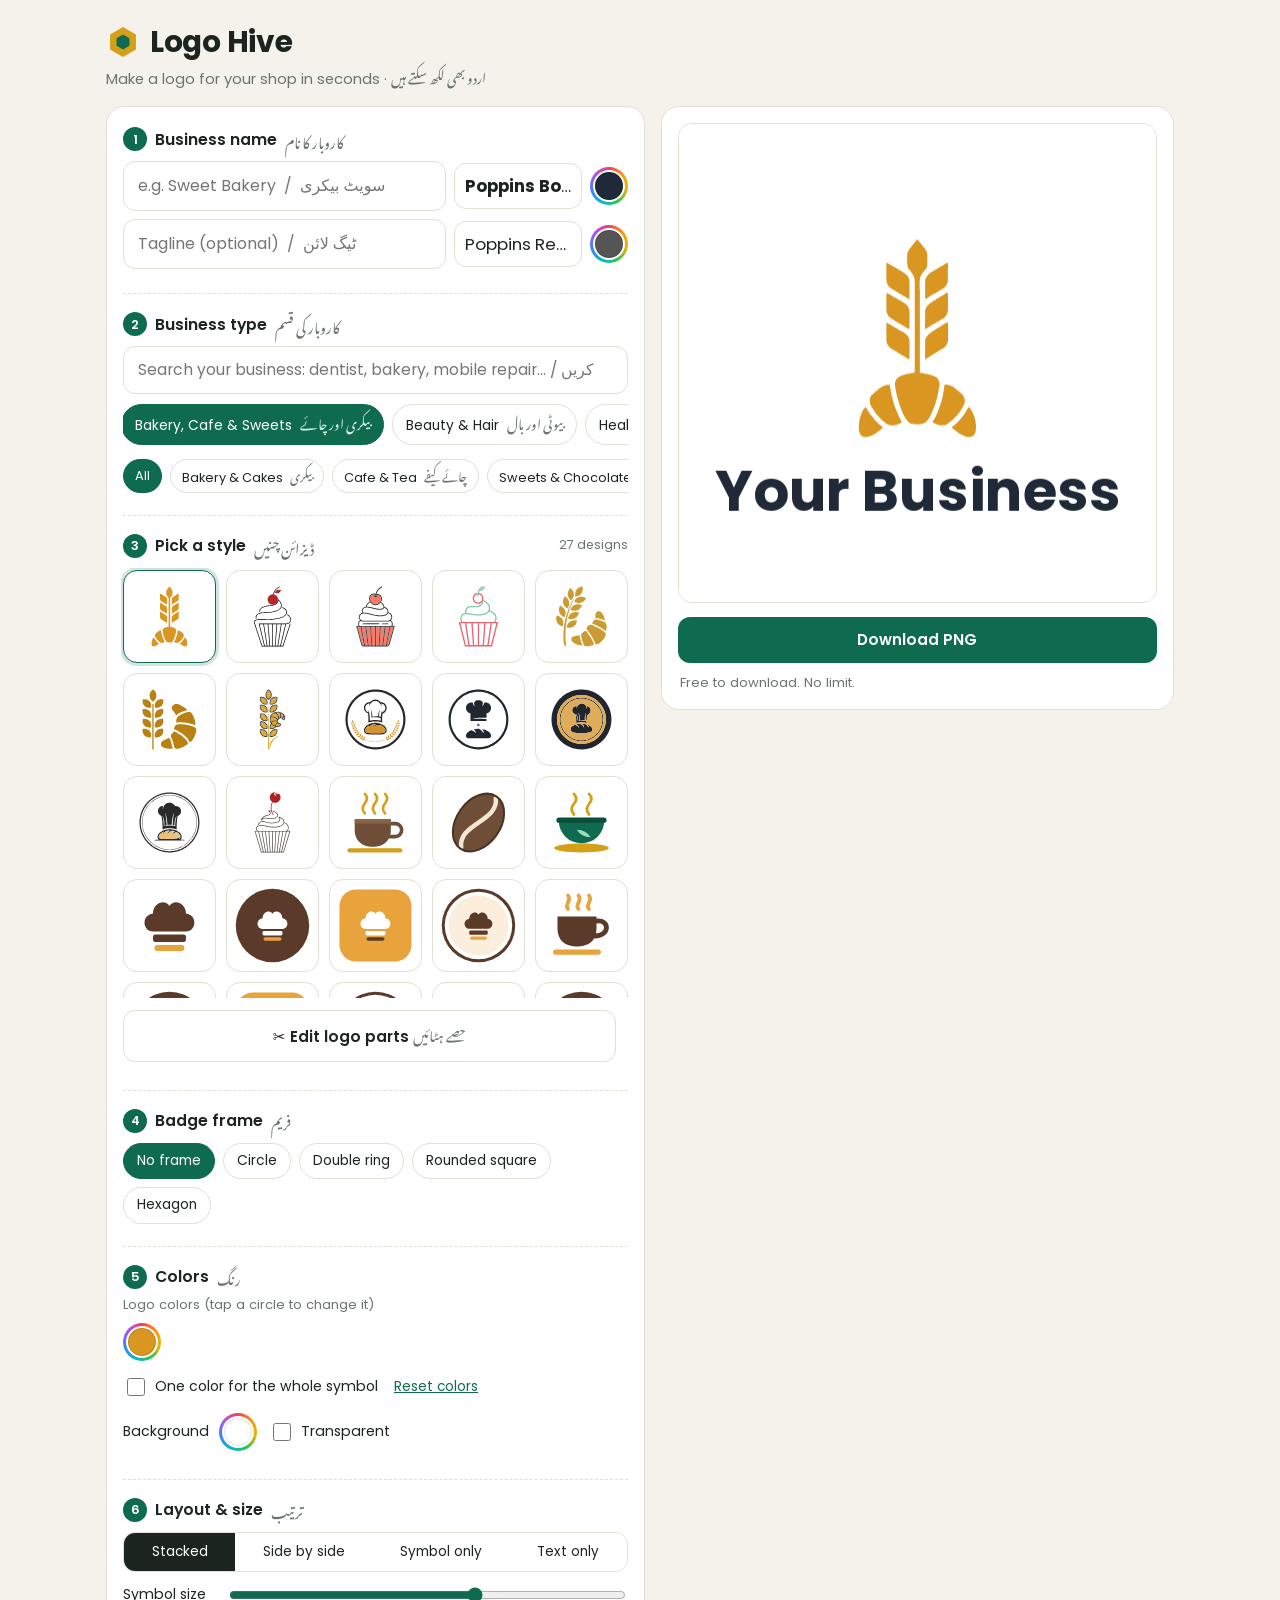
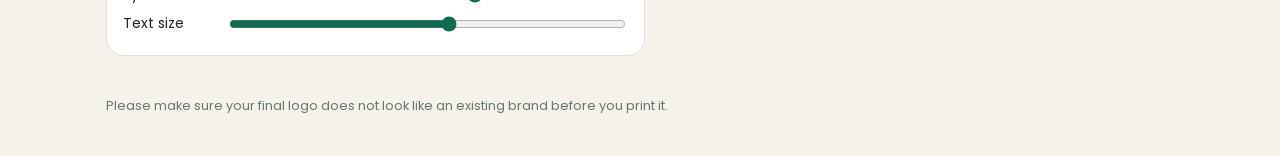
<file: index.html>
<!doctype html>
<html lang="en">
<head>
  <meta charset="utf-8">
  <meta name="viewport" content="width=device-width, initial-scale=1">
  <title>Logo Hive - Free Logo Maker</title>
  <meta name="description" content="Logo Hive: make a professional logo for your shop in seconds. English and Urdu, 100+ designs, 80+ fonts.">
  <meta name="theme-color" content="#0f6b4f">
  <link rel="icon" href="data:image/svg+xml,%3Csvg xmlns='http://www.w3.org/2000/svg' viewBox='0 0 100 100'%3E%3Cpolygon points='50,6 88,28 88,72 50,94 12,72 12,28' fill='%23d4a017'/%3E%3Cpolygon points='50,26 70,38 70,62 50,74 30,62 30,38' fill='%230f6b4f'/%3E%3C/svg%3E">
  <link rel="manifest" href="manifest.webmanifest">
  <link rel="apple-touch-icon" href="apple-touch-icon.png">
  <meta name="apple-mobile-web-app-capable" content="yes">
  <meta name="mobile-web-app-capable" content="yes">
  <meta name="apple-mobile-web-app-title" content="Logo Hive">
  <meta property="og:type" content="website">
  <meta property="og:title" content="Logo Hive - Free Logo Maker">
  <meta property="og:description" content="Make a logo for your shop in seconds. 900+ designs, English and Urdu, 100% free.">
  <meta property="og:image" content="https://logo-app.pages.dev/og.png">
  <meta name="twitter:card" content="summary_large_image">
  <link rel="preconnect" href="https://fonts.googleapis.com">
  <link rel="preconnect" href="https://fonts.gstatic.com" crossorigin>
  <link href="https://fonts.googleapis.com/css2?family=Poppins:wght@400;500;600;700&family=Noto+Nastaliq+Urdu:wght@400;600&display=swap" rel="stylesheet">
  <link rel="stylesheet" href="style.css">
</head>
<body>
  <header class="top">
    <div class="brand">
      <svg class="hex" viewBox="0 0 100 100" aria-hidden="true"><polygon points="50,6 88,28 88,72 50,94 12,72 12,28" fill="#d4a017"/><polygon points="50,28 69,39 69,61 50,72 31,61 31,39" fill="#0f6b4f"/></svg>
      <h1 id="appName">Logo Hive</h1>
    </div>
    <p class="sub">Make a logo for your shop in seconds &middot; <span class="ur">اردو بھی لکھ سکتے ہیں</span></p>
  </header>

  <noscript><p class="warn">Please turn on JavaScript to use Logo Hive.</p></noscript>

  <main class="layout">
    <!-- PREVIEW -->
    <section class="card preview" aria-label="Logo preview">
      <div class="stage" id="stage"><canvas id="cv" aria-label="Your logo"></canvas></div>
      <div class="actions">
        <button id="dlBtn" class="btn primary" type="button">Download PNG</button>
      </div>
      <p class="hint" id="quota"></p>
    </section>

    <!-- CONTROLS -->
    <section class="card controls" aria-label="Logo settings">
      <div class="step">
        <div class="lab"><span class="num">1</span> Business name <span class="ur">کاروبار کا نام</span></div>
        <div class="trow">
          <input id="name" type="text" maxlength="40" placeholder="e.g. Sweet Bakery  /  سویٹ بیکری" autocomplete="off" aria-label="Business name">
          <button id="nameFont" type="button" class="fbtn" title="Choose font" aria-label="Name font"><span>Aa</span></button>
          <button id="nameCol" type="button" class="sw" title="Name color" aria-label="Name color"><i></i></button>
        </div>
        <div class="trow">
          <input id="tagline" type="text" maxlength="60" placeholder="Tagline (optional)  /  ٹیگ لائن" autocomplete="off" aria-label="Tagline">
          <button id="tagFont" type="button" class="fbtn" title="Choose font" aria-label="Tagline font"><span>Aa</span></button>
          <button id="tagCol" type="button" class="sw" title="Tagline color" aria-label="Tagline color"><i></i></button>
        </div>
      </div>

      <div class="step">
        <div class="lab"><span class="num">2</span> Business type <span class="ur">کاروبار کی قسم</span></div>
        <div class="nsearch">
          <input id="nicheSearch" type="search" autocomplete="off" spellcheck="false" placeholder="Search your business: dentist, bakery, mobile repair... / اپنا کاروبار تلاش کریں" aria-label="Search your business type">
          <div id="nicheRes" class="nres" hidden></div>
        </div>
        <div id="cats" class="chips"></div>
        <div id="fams" class="chips small"></div>
      </div>

      <div class="step">
        <div class="lab"><span class="num">3</span> Pick a style <span class="ur">ڈیزائن چنیں</span> <span class="count" id="count"></span></div>
        <div id="grid" class="grid"></div>
        <div class="row tools">
          <button id="editBtn" type="button" class="btn ghost">&#9986; Edit logo parts <span class="ur">حصے ہٹائیں</span></button>
          <span class="mini" id="editNote"></span>
        </div>
      </div>

      <div class="step">
        <div class="lab"><span class="num">4</span> Badge frame <span class="ur">فریم</span></div>
        <div class="chips wrap" id="frames"></div>
        <div class="row" id="frameOpts">
          <div class="seg" id="fstyleSeg" role="group" aria-label="Frame style">
            <button type="button" data-v="ring" class="on">Outline</button>
            <button type="button" data-v="fill">Filled</button>
          </div>
          <label class="color"><span>Frame color</span><button id="frameCol" type="button" class="sw" aria-label="Frame color"><i></i></button></label>
        </div>
      </div>

      <div class="step">
        <div class="lab"><span class="num">5</span> Colors <span class="ur">رنگ</span></div>
        <div class="sub2">Logo colors (tap a circle to change it)</div>
        <div id="logoCols" class="swrow"></div>
        <div class="row">
          <label class="check"><input id="mono" type="checkbox"> One color for the whole symbol</label>
          <button id="monoCol" type="button" class="sw" aria-label="Symbol color" hidden><i></i></button>
          <button id="resetCols" type="button" class="link">Reset colors</button>
        </div>
        <div class="row">
          <label class="color"><span>Background</span><button id="bgCol" type="button" class="sw" aria-label="Background color"><i></i></button></label>
          <label class="check"><input id="clear" type="checkbox"> Transparent</label>
        </div>
      </div>

      <div class="step">
        <div class="lab"><span class="num">6</span> Layout &amp; size <span class="ur">ترتیب</span></div>
        <div class="seg wide" id="layoutSeg" role="group" aria-label="Layout">
          <button type="button" data-v="stack" class="on">Stacked</button>
          <button type="button" data-v="side">Side by side</button>
          <button type="button" data-v="icon">Symbol only</button>
          <button type="button" data-v="text">Text only</button>
        </div>
        <label class="range"><span>Symbol size</span><input id="ss" type="range" min="50" max="130" value="100"></label>
        <label class="range"><span>Text size</span><input id="ts" type="range" min="50" max="140" value="100"></label>
      </div>
    </section>
  </main>

  <footer class="foot">
    <p>Please make sure your final logo does not look like an existing brand before you print it.</p>
  </footer>

  <!-- font chooser -->
  <div id="fontPop" class="pop" hidden role="dialog" aria-label="Choose font">
    <div class="pop-head"><b id="fontTitle">Choose a font</b><button type="button" class="pk-x" data-close aria-label="Close">&times;</button></div>
    <div id="fontChips" class="chips wrap small"></div>
    <div id="fontList" class="flist"></div>
  </div>

  <!-- part editor -->
  <div id="editModal" class="modal" hidden role="dialog" aria-modal="true" aria-label="Edit logo parts">
    <div class="sheet editsheet">
      <div class="sheet-head"><b>Edit logo parts <span class="ur">حصے ہٹائیں</span></b><button type="button" id="editDone" class="btn primary small">Done</button></div>
      <div class="seg wide" id="toolSeg" role="group" aria-label="Tool">
        <button type="button" data-v="tap" class="on">Tap a part to remove it</button>
        <button type="button" data-v="erase">Draw around an area to erase</button>
      </div>
      <p class="hint" id="editHint"></p>
      <div id="editStage" class="editstage"></div>
      <div class="actions">
        <button type="button" id="editUndo" class="btn ghost">Undo</button>
        <button type="button" id="editReset" class="btn ghost">Bring everything back</button>
      </div>
    </div>
  </div>

  <!-- pay / unlock -->
  <div id="payModal" class="modal" hidden role="dialog" aria-modal="true" aria-label="Unlock download">
    <div class="sheet paysheet">
      <button type="button" class="pk-x" data-close aria-label="Close">&times;</button>
      <h2 id="payTitle">You have used your free logos</h2>
      <p id="payLead" class="lead"></p>
      <ol class="steps">
        <li><div>Send <b id="payPrice"></b> to any one account:</div><div id="payAccts" class="accts"></div></li>
        <li><div>After paying, tell us your payment ID (transaction number) so we can send your code:</div><button type="button" id="payWA" class="btn gold">I have paid - message us</button></li>
        <li><div>We reply with your unlock code. Paste it here:</div>
          <div class="trow"><input id="codeIn" type="text" placeholder="HIVE-XXXX-XXXX-XXXX" autocomplete="off" spellcheck="false" aria-label="Unlock code"><button type="button" id="codeGo" class="btn primary">Unlock</button></div></li>
      </ol>
      <p id="codeMsg" class="msg" role="status"></p>
    </div>
  </div>

  <script src="config.js"></script>
  <script src="custom.js"></script>
  <script src="fonts.js"></script>
  <script src="designs.js"></script>
  <script src="logos.js"></script>
  <script src="niches.js"></script>
  <script src="sha256.js"></script>
  <script src="colorpicker.js"></script>
  <script src="script.js"></script>
  <button type="button" id="installBtn" class="installbtn" hidden>Install app &middot; <span class="ur">ایپ انسٹال کریں</span></button>
  <script>
    if ("serviceWorker" in navigator && location.protocol.indexOf("http") === 0) window.addEventListener("load", function () { navigator.serviceWorker.register("sw.js").catch(function () { }); });
    (function () {
      var dp = null, b = document.getElementById("installBtn");
      window.addEventListener("beforeinstallprompt", function (e) { e.preventDefault(); dp = e; b.hidden = false; });
      b.addEventListener("click", function () { if (!dp) return; dp.prompt(); dp.userChoice.then(function () { dp = null; b.hidden = true; }); });
      window.addEventListener("appinstalled", function () { b.hidden = true; });
    })();
  </script>
</body>
</html>
</file>
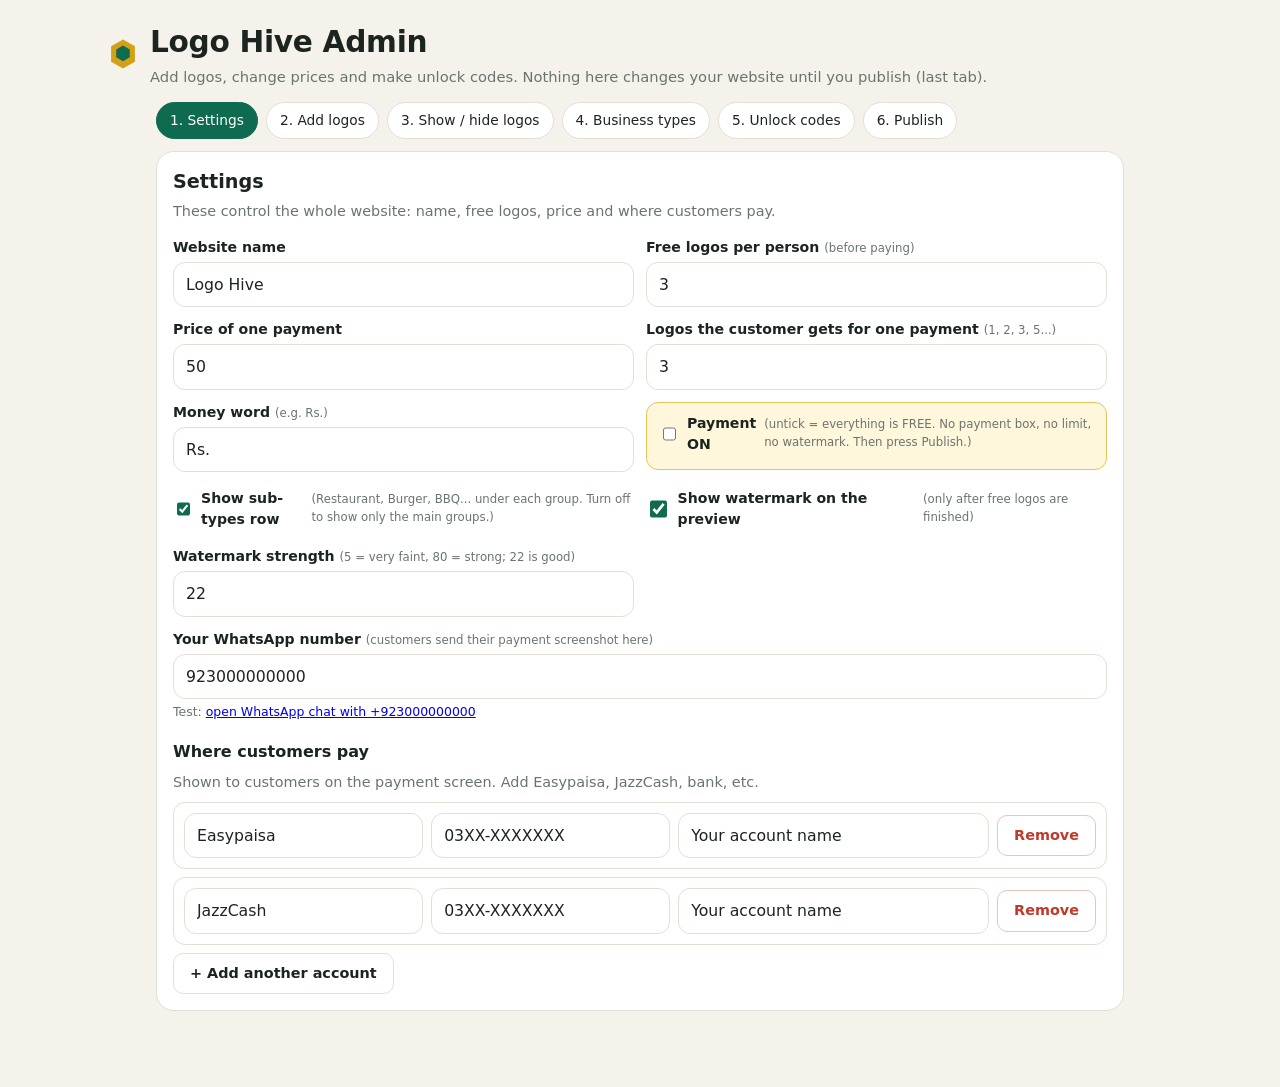
<file: admin.html>
<!doctype html>
<html lang="en">
<head>
<meta charset="utf-8">
<meta name="viewport" content="width=device-width,initial-scale=1">
<meta name="robots" content="noindex,nofollow">
<title>Logo Hive Admin</title>
<link rel="stylesheet" href="style.css">
<style>
  body{padding-bottom:60px}
  .wrap{max-width:1000px;margin:0 auto;padding:0 16px}
  .bar{position:sticky;top:0;z-index:20;background:#fff3cd;border-bottom:1px solid #e6d28a;padding:8px 16px;font-size:.88rem;display:flex;gap:10px;align-items:center;justify-content:center;flex-wrap:wrap}
  .tabs{display:flex;gap:8px;overflow-x:auto;padding:10px 0 12px}
  .panel{display:none}.panel.on{display:block}
  .panel .card{margin-bottom:16px}
  h2{margin:0 0 4px;font-size:1.2rem}
  h3{margin:18px 0 8px;font-size:1rem}
  .lead{margin:0 0 14px;color:var(--muted);font-size:.9rem}
  .grid2{display:grid;gap:12px;grid-template-columns:1fr}
  @media(min-width:700px){.grid2{grid-template-columns:1fr 1fr}}
  label.f{display:block;font-weight:600;font-size:.88rem;margin-bottom:4px}
  label.f small{font-weight:400;color:var(--muted)}
  input[type=text],input[type=number],select,textarea{width:100%;min-width:0;font:inherit;font-size:.98rem;padding:10px 12px;border:1.5px solid var(--line);border-radius:12px;background:#fff;color:var(--ink);outline:none}
  input:focus,select:focus,textarea:focus{border-color:var(--green);box-shadow:0 0 0 3px rgba(15,107,79,.15)}
  textarea{min-height:90px;font-family:ui-monospace,Menlo,Consolas,monospace;font-size:.8rem}
  .row{display:flex;gap:8px;align-items:center;flex-wrap:wrap}
  .pay{display:grid;gap:8px;grid-template-columns:1fr;padding:10px;border:1.5px solid var(--line);border-radius:12px;margin-bottom:8px}
  @media(min-width:700px){.pay{grid-template-columns:1fr 1fr 1.3fr auto;align-items:center}}
  .b{appearance:none;border:0;cursor:pointer;font-weight:600;font-size:.9rem;padding:9px 16px;border-radius:10px;color:#fff;background:var(--green)}
  .b:hover{background:var(--green-d)}
  .b.g{background:#fff;color:var(--ink);border:1.5px solid var(--line)}
  .b.g:hover{border-color:#bdb6a4}
  .b.r{background:#fff;color:var(--danger);border:1.5px solid #e8c4bf}
  .b.gold{background:var(--gold)}
  .b:disabled{opacity:.5;cursor:default}
  .drop{border:2px dashed #bdb6a4;border-radius:16px;padding:26px 16px;text-align:center;background:#fbfaf7;cursor:pointer}
  .drop.over{border-color:var(--green);background:#eef7f2}
  .drop b{display:block;font-size:1.02rem}
  .help{font-size:.84rem;color:var(--muted);background:#faf8f3;border-radius:12px;padding:10px 14px;margin:10px 0}
  .help li{margin:3px 0}
  .tiles{display:grid;gap:12px;grid-template-columns:repeat(auto-fill,minmax(150px,1fr))}
  .mt{border:1.5px solid var(--line);border-radius:14px;padding:8px;background:#fff;position:relative}
  .mt.off{opacity:.45}
  .mth{aspect-ratio:1;display:grid;place-items:center;background:conic-gradient(#f1eee7 25%,#fbfaf7 0 50%,#f1eee7 0 75%,#fbfaf7 0) 0 0/16px 16px;border-radius:10px;padding:6px}
  .mth svg{width:100%;height:100%}
  .mtf{margin-top:6px;display:flex;gap:6px;flex-wrap:wrap;align-items:center}
  .mid{font-size:.7rem;color:var(--muted);flex:1 1 100%;overflow:hidden;text-overflow:ellipsis;white-space:nowrap}
  .mtf .b{padding:5px 10px;font-size:.78rem}
  .badge{position:absolute;top:6px;left:6px;background:var(--gold);color:#fff;font-size:.65rem;font-weight:700;padding:2px 7px;border-radius:999px;z-index:1}
  .qcard{display:grid;gap:14px;grid-template-columns:1fr;border:1.5px solid var(--line);border-radius:16px;padding:12px;margin-bottom:12px}
  @media(min-width:700px){.qcard{grid-template-columns:260px 1fr}}
  .qprev{aspect-ratio:1;background:conic-gradient(#f1eee7 25%,#fbfaf7 0 50%,#f1eee7 0 75%,#fbfaf7 0) 0 0/16px 16px;border-radius:12px;padding:8px}
  .qprev svg{width:100%;height:100%;display:block}
  .qprev path{cursor:pointer}
  .qprev path.x{opacity:.1}
  .warnl{margin:6px 0;padding:8px 12px;border-radius:10px;background:#fff3cd;font-size:.84rem}
  .errl{margin:6px 0;padding:8px 12px;border-radius:10px;background:#fde8e5;color:#8a2417;font-size:.88rem}
  .okl{margin:6px 0;padding:8px 12px;border-radius:10px;background:#e4f3ea;color:#0a4f3a;font-size:.88rem}
  table{width:100%;border-collapse:collapse;font-size:.88rem}
  th,td{text-align:left;padding:7px 6px;border-bottom:1px solid var(--line);vertical-align:middle}
  td code{font-family:ui-monospace,Menlo,Consolas,monospace;font-weight:700;letter-spacing:.03em}
  td.sold code{text-decoration:line-through;color:var(--muted)}
  .tablewrap{overflow-x:auto}
  .steps{padding-left:20px}.steps li{margin:6px 0}
  .sum{display:grid;gap:6px;margin:0 0 12px;padding:0;list-style:none}
  .sum li{padding:8px 12px;background:#faf8f3;border-radius:10px;font-size:.9rem}
</style>
</head>
<body>
<div class="bar" id="bar" hidden>
  <span>You have changes that are not on your website yet.</span>
  <button class="b gold" id="barGo" type="button">Publish them</button>
</div>

<header class="top">
  <div class="brand">
    <svg class="hex" viewBox="0 0 40 40" aria-hidden="true"><path d="M20 3l14 8v18l-14 8-14-8V11z" fill="#d4a017"/><path d="M20 10l8 4.6v9.2L20 28.4l-8-4.6v-9.2z" fill="#0f6b4f"/></svg>
    <div><h1>Logo Hive Admin</h1><p class="sub">Add logos, change prices and make unlock codes. Nothing here changes your website until you publish (last tab).</p></div>
  </div>
</header>

<div class="wrap">
  <div class="tabs" role="tablist" id="tabs">
    <button class="chip on" data-tab="settings" type="button">1. Settings</button>
    <button class="chip" data-tab="add" type="button">2. Add logos</button>
    <button class="chip" data-tab="manage" type="button">3. Show / hide logos</button>
    <button class="chip" data-tab="types" type="button">4. Business types</button>
    <button class="chip" data-tab="codes" type="button">5. Unlock codes</button>
    <button class="chip" data-tab="publish" type="button">6. Publish</button>
  </div>

  <div id="restoreMsg" class="warnl" hidden style="margin:0 0 12px">Your unfinished changes from last time were loaded. <button class="link" id="discard" type="button">Throw them away</button></div>

  <!-- 1 settings -->
  <section class="panel on" id="p-settings">
    <div class="card">
      <h2>Settings</h2>
      <p class="lead">These control the whole website: name, free logos, price and where customers pay.</p>
      <div class="grid2">
        <div><label class="f" for="s_name">Website name</label><input type="text" id="s_name"></div>
        <div><label class="f" for="s_free">Free logos per person <small>(before paying)</small></label><input type="number" id="s_free" min="0" max="50"></div>
        <div><label class="f" for="s_price">Price of one payment</label><input type="number" id="s_price" min="0" max="100000"></div>
        <div><label class="f" for="s_per">Logos the customer gets for one payment <small>(1, 2, 3, 5...)</small></label><input type="number" id="s_per" min="1" max="50"></div>
        <div><label class="f" for="s_cur">Money word <small>(e.g. Rs.)</small></label><input type="text" id="s_cur" maxlength="6"></div>
        <div style="background:#fff7dc;border:1.5px solid #e6c35a;border-radius:12px;padding:10px 12px;margin-bottom:6px"><label class="f" style="display:flex;gap:8px;align-items:center"><input type="checkbox" id="s_pay" style="width:18px;height:18px;accent-color:var(--green)"> <b>Payment ON</b> <small>(untick = everything is FREE. No payment box, no limit, no watermark. Then press Publish.)</small></label></div>
        <div><label class="f" style="display:flex;gap:8px;align-items:center"><input type="checkbox" id="s_sub" style="width:18px;height:18px;accent-color:var(--green)"> Show sub-types row <small>(Restaurant, Burger, BBQ... under each group. Turn off to show only the main groups.)</small></label></div>
        <div><label class="f" style="display:flex;gap:8px;align-items:center"><input type="checkbox" id="s_wm" style="width:18px;height:18px;accent-color:var(--green)"> Show watermark on the preview <small>(only after free logos are finished)</small></label></div>
        <div><label class="f" for="s_wmo">Watermark strength <small>(5 = very faint, 80 = strong; 22 is good)</small></label><input type="number" id="s_wmo" min="5" max="80"></div>
        <div style="grid-column:1/-1"><label class="f" for="s_wa">Your WhatsApp number <small>(customers send their payment screenshot here)</small></label>
          <input type="text" id="s_wa" placeholder="923001234567" inputmode="numeric">
          <div class="mini" id="s_wahint" style="margin-top:4px"></div></div>
      </div>
      <h3>Where customers pay</h3>
      <p class="lead" style="margin-bottom:8px">Shown to customers on the payment screen. Add Easypaisa, JazzCash, bank, etc.</p>
      <div id="payList"></div>
      <button class="b g" id="payAdd" type="button">+ Add another account</button>
    </div>
  </section>

  <!-- 2 add logos -->
  <section class="panel" id="p-add">
    <div class="card">
      <h2>Add your own logos</h2>
      <p class="lead">Choose SVG files made in Illustrator, Inkscape or Figma. You can pick many at once.</p>
      <div class="drop" id="drop" tabindex="0" role="button" aria-label="Choose SVG files">
        <b>Tap here to choose SVG files</b><span class="mini">or drag them onto this box</span>
      </div>
      <input type="file" id="files" accept=".svg,image/svg+xml" multiple hidden>
      <div class="help">
        <b>For best results (in Illustrator):</b>
        <ul>
          <li>Turn all text into shapes: select everything, then <i>Type &gt; Create Outlines</i>. Logo Hive writes the business name itself.</li>
          <li>Use flat colors (no gradients, no blur). Fewer colors = easier for customers to recolor.</li>
          <li>Remove clipping masks: <i>Object &gt; Clipping Mask &gt; Release</i>.</li>
          <li>Save with <i>File &gt; Save As &gt; SVG</i>. Do not include the business name in the symbol.</li>
        </ul>
      </div>
      <details><summary class="link" style="cursor:pointer">Or paste SVG code</summary>
        <textarea id="paste" placeholder="&lt;svg ...&gt;...&lt;/svg&gt;"></textarea>
        <button class="b g" id="pasteGo" type="button" style="margin-top:8px">Preview it</button>
      </details>
    </div>
    <div id="queue"></div>
    <div class="row" id="queueBtns" hidden style="margin-bottom:16px">
      <button class="b" id="addAll" type="button">Add all to my logos</button>
      <button class="b g" id="clearQ" type="button">Clear list</button>
    </div>
    <div class="card"><h2>Your added logos <span class="mini" id="mineCount"></span></h2>
      <div class="tiles" id="mine"></div>
    </div>
  </section>

  <!-- 3 manage -->
  <section class="panel" id="p-manage">
    <div class="card">
      <h2>Show or hide logos</h2>
      <p class="lead">Hidden logos disappear from the website. You can bring them back any time. Logos you added yourself can also be deleted.</p>
      <div class="chips wrap" id="mgCats" style="margin-bottom:12px"></div>
      <div class="tiles" id="mgGrid"></div>
      <div class="row" style="margin-top:12px"><button class="b g" id="mgMore" type="button" hidden>Show more</button></div>
    </div>
  </section>

  <!-- 4 types -->
  <section class="panel" id="p-types">
    <div class="card">
      <h2>Business types</h2>
      <p class="lead">These are the groups customers tap, like Bakery or Pets. Add your own, then put logos in them from tab 2.</p>
      <div class="grid2">
        <div><label class="f" for="t_en">Name in English</label><input type="text" id="t_en" placeholder="Mobile repair"></div>
        <div><label class="f" for="t_ur">Name in Urdu <small>(optional)</small></label><input type="text" id="t_ur" dir="rtl" placeholder="موبائل مرمت"></div>
      </div>
      <div class="row" style="margin-top:10px"><button class="b" id="t_add" type="button">Add business type</button><span class="mini" id="t_msg"></span></div>
      <h3>Your own business types</h3>
      <div id="t_list"></div>
    </div>
  </section>

  <!-- 5 codes -->
  <section class="panel" id="p-codes">
    <div class="card">
      <h2>Unlock codes</h2>
      <p class="lead">When a customer pays you, send them one code. They paste it in the app and get the number of logos you set in Settings (default 3).</p>
      <div class="row">
        <label class="f" for="c_n" style="margin:0">How many codes?</label>
        <input type="number" id="c_n" value="10" min="1" max="100" style="width:90px">
        <button class="b" id="c_gen" type="button">Make codes</button>
        <button class="b g" id="c_dl" type="button">Download my code list</button>
      </div>
      <div class="help">
        <ul>
          <li>After making codes, go to <b>Publish</b> and upload the new <code>config.js</code>. Codes only work after that.</li>
          <li>The list below is saved only in this browser. Press <b>Download my code list</b> to keep a safe copy.</li>
          <li>The website only stores a scrambled form of each code, so nobody can read the codes from your website.</li>
          <li>One code works once on each phone/computer. Do not post codes publicly.</li>
        </ul>
      </div>
      <p class="mini" id="c_stat"></p>
      <div class="tablewrap"><table id="c_tbl"><thead><tr><th>Code</th><th>Sent to</th><th>Sent?</th><th></th></tr></thead><tbody></tbody></table></div>
      <h3>Check a code</h3>
      <div class="row"><input type="text" id="c_chk" placeholder="HIVE-XXXX-XXXX-XXXX" style="max-width:300px"><button class="b g" id="c_chkgo" type="button">Check</button><span class="mini" id="c_chkmsg"></span></div>
    </div>
  </section>

  <!-- 6 publish -->
  <section class="panel" id="p-publish">
    <div class="card">
      <h2>Publish your changes</h2>
      <p class="lead">Download two small files, then upload them to GitHub. Your website updates by itself in about a minute.</p>
      <ul class="sum" id="sum"></ul>
      <div class="row">
        <button class="b" id="dlCfg" type="button">Download config.js</button>
        <button class="b" id="dlCus" type="button">Download custom.js</button>
        <button class="b g" id="dlBoth" type="button">Download both</button>
      <p class="mini" style="margin:10px 0 4px"><b>Download blocked?</b> Edge/Chrome sometimes blocks .js files. Click the download arrow at the top of the browser and choose <b>Keep</b>. Or use these buttons and paste the text into the file on GitHub (open the file &rarr; pencil icon &rarr; select all &rarr; paste &rarr; Commit).</p>
      <div class="row"><button class="b g" id="cpCfg" type="button">Copy config.js text</button> <button class="b g" id="cpCus" type="button">Copy custom.js text</button> <span class="mini" id="cpMsg"></span></div>
      </div>
      <h3>Then upload them</h3>
      <ol class="steps">
        <li>Open your project on GitHub (the repository where the website files are).</li>
        <li>Tap <b>Add file</b> &rarr; <b>Upload files</b>.</li>
        <li>Drag in the downloaded <b>config.js</b> and <b>custom.js</b>. Same names replace the old ones.</li>
        <li>Tap <b>Commit changes</b>. Wait one minute and refresh your website.</li>
      </ol>
      <p class="mini">If you made no change to a file you do not need to upload it again.</p>
      <h3>Start over</h3>
      <button class="b r" id="reset" type="button">Throw away my unpublished changes</button>
    </div>
  </section>
</div>

<script src="config.js"></script>
<script src="custom.js"></script>
<script src="designs.js"></script>
<script src="logos.js"></script>
<script src="niches.js"></script>
<script src="sha256.js"></script>
<script src="admin.js"></script>
</body>
</html>
</file>
<file: style.css>
:root{
  --bg:#f5f2ec; --card:#fff; --ink:#1c2420; --muted:#6a746e; --line:#e4dfd5;
  --green:#0f6b4f; --green-d:#0a4f3a; --gold:#d4a017; --gold-d:#b5860d; --danger:#c0392b;
}
*{box-sizing:border-box}
[hidden]{display:none!important}
html{-webkit-text-size-adjust:100%}
body{margin:0; background:var(--bg); color:var(--ink); font-family:"Poppins",system-ui,-apple-system,"Segoe UI",Roboto,Arial,sans-serif; line-height:1.5}
button{font:inherit; color:inherit}
.ur{font-family:"Noto Nastaliq Urdu","Noto Naskh Arabic",serif; font-size:.9em; color:var(--muted); font-weight:400}
.warn{margin:12px 16px; padding:10px 14px; background:#fff3cd; border-radius:10px}

.top{padding:20px 16px 4px; max-width:1100px; margin:0 auto}
.brand{display:flex; align-items:center; gap:10px}
.hex{width:34px; height:34px; flex:none}
h1{margin:0; font-size:1.55rem; font-weight:700; letter-spacing:-.01em}
.sub{margin:2px 0 0; color:var(--muted); font-size:.92rem}

.layout{max-width:1100px; margin:0 auto; padding:12px 16px 28px; display:grid; gap:16px; grid-template-columns:1fr}
.layout>*{min-width:0}
.card{min-width:0; background:var(--card); border:1px solid var(--line); border-radius:18px; padding:16px}

/* preview */
.stage{background:conic-gradient(#f1eee7 25%,#fbfaf7 0 50%,#f1eee7 0 75%,#fbfaf7 0) 0 0/20px 20px; border:1px solid var(--line); border-radius:14px; overflow:hidden; aspect-ratio:1/1}
#cv{display:block; width:100%; height:100%; object-fit:contain}
.actions{display:flex; flex-wrap:wrap; gap:10px; margin-top:14px}
.btn{appearance:none; border:0; cursor:pointer; font-weight:600; font-size:.95rem; padding:12px 18px; border-radius:12px; flex:1 1 150px; color:#fff; transition:transform .06s,background .15s}
.btn:active{transform:scale(.98)}
.btn.primary{background:var(--green)} .btn.primary:hover{background:var(--green-d)}
.btn.gold{background:var(--gold)} .btn.gold:hover{background:var(--gold-d)}
.btn.ghost{background:#fff; color:var(--ink); border:1.5px solid var(--line)} .btn.ghost:hover{border-color:#bdb6a4}
.btn.small{flex:0 0 auto; padding:8px 18px}
.btn:disabled{opacity:.55; cursor:default}
.hint{margin:10px 2px 0; font-size:.82rem; color:var(--muted)}
.link{background:none; border:0; padding:4px; color:var(--green); text-decoration:underline; cursor:pointer; font-size:.85rem}

/* controls */
.step{padding:4px 0 16px; border-bottom:1px dashed var(--line); margin-bottom:14px}
.step:last-child{border-bottom:0; margin-bottom:0; padding-bottom:4px}
.lab{display:flex; align-items:center; flex-wrap:wrap; gap:8px; font-weight:600; font-size:.98rem; margin-bottom:10px}
.num{display:inline-grid; place-items:center; width:24px; height:24px; border-radius:50%; background:var(--green); color:#fff; font-size:.8rem}
.count{margin-left:auto; font-size:.78rem; color:var(--muted); font-weight:400}
.sub2{font-size:.82rem; color:var(--muted); margin:-4px 0 8px}
.mini{font-size:.78rem; color:var(--muted)}

input[type=text]{width:100%; min-width:0; font:inherit; font-size:1rem; padding:12px 14px; border:1.5px solid var(--line); border-radius:12px; background:#fff; color:var(--ink); outline:none}
input[type=text]:focus{border-color:var(--green); box-shadow:0 0 0 3px rgba(15,107,79,.15)}
.trow{display:flex; gap:8px; align-items:center; margin-bottom:8px}
.fbtn{flex:none; height:46px; min-width:64px; padding:0 10px; border:1.5px solid var(--line); background:#fff; border-radius:12px; cursor:pointer; font-size:1.05rem; max-width:128px; overflow:hidden; white-space:nowrap; text-overflow:ellipsis}
.fbtn:hover{border-color:#bdb6a4}

/* colour swatch buttons: rainbow ring = "tap to open the colour wheel" */
.sw{flex:none; width:38px; height:38px; padding:3px; border:0; border-radius:50%; cursor:pointer; background:conic-gradient(#f43f5e,#f59e0b,#eab308,#22c55e,#06b6d4,#3b82f6,#a855f7,#f43f5e)}
.sw i{display:block; width:100%; height:100%; border-radius:50%; background:var(--c,#000); border:2.5px solid #fff; box-shadow:inset 0 0 0 1px rgba(0,0,0,.12)}
.swrow{display:flex; flex-wrap:wrap; gap:10px; margin-bottom:12px}
.swrow .none{font-size:.85rem; color:var(--muted)}

.chips{display:flex; gap:8px; overflow-x:auto; padding-bottom:6px; scrollbar-width:thin}
.chips.wrap{flex-wrap:wrap; overflow:visible}
.chip{flex:0 0 auto; border:1.5px solid var(--line); background:#fff; border-radius:999px; padding:7px 13px; font-size:.86rem; cursor:pointer; white-space:nowrap}
.chip small{font-family:"Noto Nastaliq Urdu",serif; color:var(--muted); margin-left:4px; font-size:.95em}
.chip.on{background:var(--green); border-color:var(--green); color:#fff}
.chip.on small{color:#d6efe5}
.chips.small .chip{padding:5px 11px; font-size:.8rem}

.grid{display:grid; grid-template-columns:repeat(auto-fill,minmax(92px,1fr)); gap:10px; max-height:430px; overflow-y:auto; padding:2px; margin:0 -2px}
.tile{aspect-ratio:1; border:1.5px solid var(--line); border-radius:14px; background:#fff; padding:8px; cursor:pointer; display:grid; place-items:center; transition:border-color .15s}
.tile:hover{border-color:#bfb8a8}
.tile.on{border-color:var(--green); box-shadow:0 0 0 3px rgba(15,107,79,.18)}
.tile svg{width:100%; height:100%; display:block}
.tools{margin-top:12px}

.row{display:flex; flex-wrap:wrap; gap:12px; align-items:center; margin-bottom:12px}
.color{display:flex; align-items:center; gap:10px; font-size:.88rem}
.check{display:flex; align-items:center; gap:7px; font-size:.88rem; color:var(--ink)}
.check input{width:18px; height:18px; accent-color:var(--green)}
.seg{display:inline-flex; border:1.5px solid var(--line); border-radius:12px; overflow:hidden; max-width:100%}
.seg.wide{display:flex; flex-wrap:wrap; margin-bottom:12px}
.seg button{border:0; background:#fff; font-size:.85rem; padding:9px 14px; cursor:pointer; flex:1 1 auto}
.seg button.on{background:var(--ink); color:#fff}
.range{display:flex; align-items:center; gap:12px; font-size:.88rem; margin-top:8px}
.range span{width:92px; flex:none}
.range input{flex:1; accent-color:var(--green)}

.foot{max-width:1100px; margin:0 auto; padding:0 16px 28px; color:var(--muted); font-size:.8rem}

/* colour picker */
.pk{position:fixed; z-index:60; width:268px; background:#fff; border:1px solid var(--line); border-radius:16px; padding:12px; box-shadow:0 14px 40px rgba(20,30,25,.22)}
.pk.sheet{left:0; right:0; bottom:0; top:auto; width:auto; border-radius:20px 20px 0 0; padding:14px 16px 18px; max-height:86vh; overflow:auto}
.pk-head,.pop-head,.sheet-head{display:flex; align-items:center; justify-content:space-between; gap:8px; margin-bottom:8px; font-size:.92rem}
.pk-x{background:none; border:0; font-size:1.6rem; line-height:1; cursor:pointer; color:var(--muted); padding:0 4px}
.pk-sv{position:relative; height:150px; border-radius:10px; touch-action:none; cursor:crosshair}
.pk-svh{position:absolute; width:18px; height:18px; margin:-9px 0 0 -9px; border-radius:50%; border:3px solid #fff; box-shadow:0 0 0 1.5px rgba(0,0,0,.5); pointer-events:none}
.pk-hue{position:relative; height:16px; border-radius:8px; margin:12px 0; touch-action:none; background:linear-gradient(to right,#f00,#ff0,#0f0,#0ff,#00f,#f0f,#f00)}
.pk-hueh{position:absolute; top:-3px; width:22px; height:22px; margin-left:-11px; border-radius:50%; border:3px solid #fff; box-shadow:0 0 0 1.5px rgba(0,0,0,.5); pointer-events:none}
.pk-row{display:flex; gap:8px; align-items:center}
.pk-cur{width:38px; height:38px; border-radius:10px; border:1px solid var(--line); flex:none}
.pk-hex{flex:1; min-width:0; font:inherit; font-size:.95rem; text-transform:uppercase; padding:8px 10px; border:1.5px solid var(--line); border-radius:10px}
.pk-eye{display:block; width:100%; margin-top:8px; border:1.5px solid var(--line); background:#fff; border-radius:10px; padding:7px 10px; font-size:.8rem; cursor:pointer}
.pk-lab{font-size:.75rem; color:var(--muted); margin:12px 0 6px; text-transform:uppercase; letter-spacing:.04em}
.pk-grid,.pk-rec{display:flex; flex-wrap:wrap; gap:6px}
.pk-grid{display:grid; grid-template-columns:repeat(8,1fr)}
.pk-s{width:100%; aspect-ratio:1; min-width:22px; border-radius:7px; border:1px solid rgba(0,0,0,.14); padding:0; cursor:pointer}
.pk-rec .pk-s{width:26px; height:26px; aspect-ratio:auto}
.pk-none{font-size:.78rem; color:var(--muted)}
.pk-done{display:none; width:100%; margin-top:14px; padding:12px; border:0; border-radius:12px; background:var(--green); color:#fff; font-weight:600}
.pk.sheet .pk-done{display:block}

/* font popup */
.pop{position:fixed; z-index:60; width:360px; max-width:calc(100vw - 16px); max-height:min(70vh,560px); display:flex; flex-direction:column; background:#fff; border:1px solid var(--line); border-radius:16px; padding:12px; box-shadow:0 14px 40px rgba(20,30,25,.22)}
.pop.sheet{left:0!important; right:0; bottom:0; top:auto!important; width:auto; max-width:none; max-height:80vh; border-radius:20px 20px 0 0}
.flist{overflow-y:auto; margin-top:8px; border-top:1px solid var(--line)}
.frow{display:flex; align-items:center; justify-content:space-between; gap:10px; width:100%; text-align:left; background:none; border:0; border-bottom:1px solid #f0ece3; padding:9px 6px; cursor:pointer}
.frow:hover{background:#faf8f3}
.frow.on{background:#eaf5f0}
.frow .s{font-size:1.45rem; line-height:1.35; color:var(--ink); overflow:hidden; text-overflow:ellipsis; white-space:nowrap}
.frow .n{font-size:.72rem; color:var(--muted); flex:none}
.frow.rtl .s{direction:rtl}

/* modals */
.modal{position:fixed; inset:0; z-index:70; background:rgba(20,28,24,.55); display:flex; align-items:center; justify-content:center; padding:12px}
.sheet{position:relative; background:#fff; border-radius:20px; padding:18px; width:100%; max-height:94vh; overflow:auto}
.editsheet{max-width:720px}
.paysheet{max-width:520px}
.paysheet .pk-x{position:absolute; right:12px; top:8px}
.paysheet h2{margin:0 24px 6px 0; font-size:1.2rem}
.lead{margin:0 0 12px; color:var(--muted); font-size:.92rem}
.steps{margin:0; padding-left:20px; display:grid; gap:14px; font-size:.92rem}
.accts{display:grid; gap:6px; margin-top:6px}
.acct{display:flex; justify-content:space-between; align-items:center; gap:8px; background:#f6f3ec; border-radius:10px; padding:8px 12px}
.acct b{font-size:1rem; letter-spacing:.02em}
.acct small{display:block; color:var(--muted)}
.acct button{border:1.5px solid var(--line); background:#fff; border-radius:8px; padding:5px 10px; font-size:.78rem; cursor:pointer}
.steps .btn{margin-top:8px; width:100%}
.steps .trow{margin-top:8px}
.steps li{min-width:0}
.steps .trow{display:flex; gap:8px; align-items:stretch}
.steps .trow input{flex:1 1 0; min-width:0; width:auto}
.steps .trow .btn{flex:0 0 auto; width:auto; margin-top:0; padding:12px 20px}
.paysheet{overflow-x:hidden}
.msg{min-height:1.4em; margin:10px 0 0; font-size:.88rem; color:var(--danger)}
.msg.ok{color:var(--green)}
.editstage{background:conic-gradient(#f1eee7 25%,#fbfaf7 0 50%,#f1eee7 0 75%,#fbfaf7 0) 0 0/20px 20px; border:1px solid var(--line); border-radius:14px; margin:10px 0; touch-action:pan-y}
.editstage svg{display:block; width:100%; max-height:58vh; margin:0 auto}
.editstage.erase{touch-action:none; cursor:crosshair}
.editstage .ep{cursor:pointer; transition:opacity .12s}
.editstage .ep:hover{opacity:.7}
.editstage .ep.off{opacity:.13}
.editstage .lasso{fill:rgba(192,57,43,.2); stroke:#c0392b; stroke-dasharray:6 5; vector-effect:non-scaling-stroke; stroke-width:2}
.editstage .cutline{fill:none; stroke:#c0392b; stroke-dasharray:6 5; vector-effect:non-scaling-stroke; stroke-width:1.5; pointer-events:none}

@media (min-width:900px){
  .layout{grid-template-columns:1.05fr 1fr; align-items:start}
  .controls{order:1}
  .preview{order:2; position:sticky; top:16px}
  h1{font-size:1.85rem}
}
@media (max-width:639px){
  .sheet{border-radius:20px 20px 0 0; align-self:flex-end}
  .modal{padding:0; align-items:flex-end}
  .editsheet{max-height:96vh}
}

/* business search + family chips */
.nsearch{position:relative;margin-bottom:10px}
.nsearch input{width:100%;min-width:0;font:inherit;font-size:.98rem;padding:11px 14px;border:1.5px solid var(--line);border-radius:12px;background:#fff;color:var(--ink);outline:none}
.nsearch input:focus{border-color:var(--green);box-shadow:0 0 0 3px rgba(15,107,79,.15)}
.nres{position:absolute;left:0;right:0;top:calc(100% + 4px);z-index:30;background:#fff;border:1.5px solid var(--line);border-radius:12px;box-shadow:0 12px 30px rgba(0,0,0,.15);max-height:290px;overflow:auto}
.nres button{display:flex;gap:8px;justify-content:space-between;align-items:center;width:100%;text-align:left;border:0;background:none;padding:10px 14px;font:inherit;font-size:.92rem;cursor:pointer;color:var(--ink);border-bottom:1px solid #f1eee7}
.nres button:last-child{border-bottom:0}
.nres button:hover,.nres button.hl{background:#eef7f2}
.nres small{color:var(--muted);font-size:.78rem;flex:0 0 auto}
.nres .none{padding:12px 14px;color:var(--muted);font-size:.9rem}
.chips.small{margin-top:8px}
.chips.small:empty{display:none}
.chips.small .chip{font-size:.8rem;padding:5px 11px}

.installbtn{position:fixed;left:50%;bottom:14px;transform:translateX(-50%);z-index:40;border:0;border-radius:999px;background:var(--green);color:#fff;font:600 .95rem Poppins,system-ui,sans-serif;padding:12px 22px;box-shadow:0 8px 24px rgba(0,0,0,.28);cursor:pointer}
.installbtn[hidden]{display:none}
</file>
